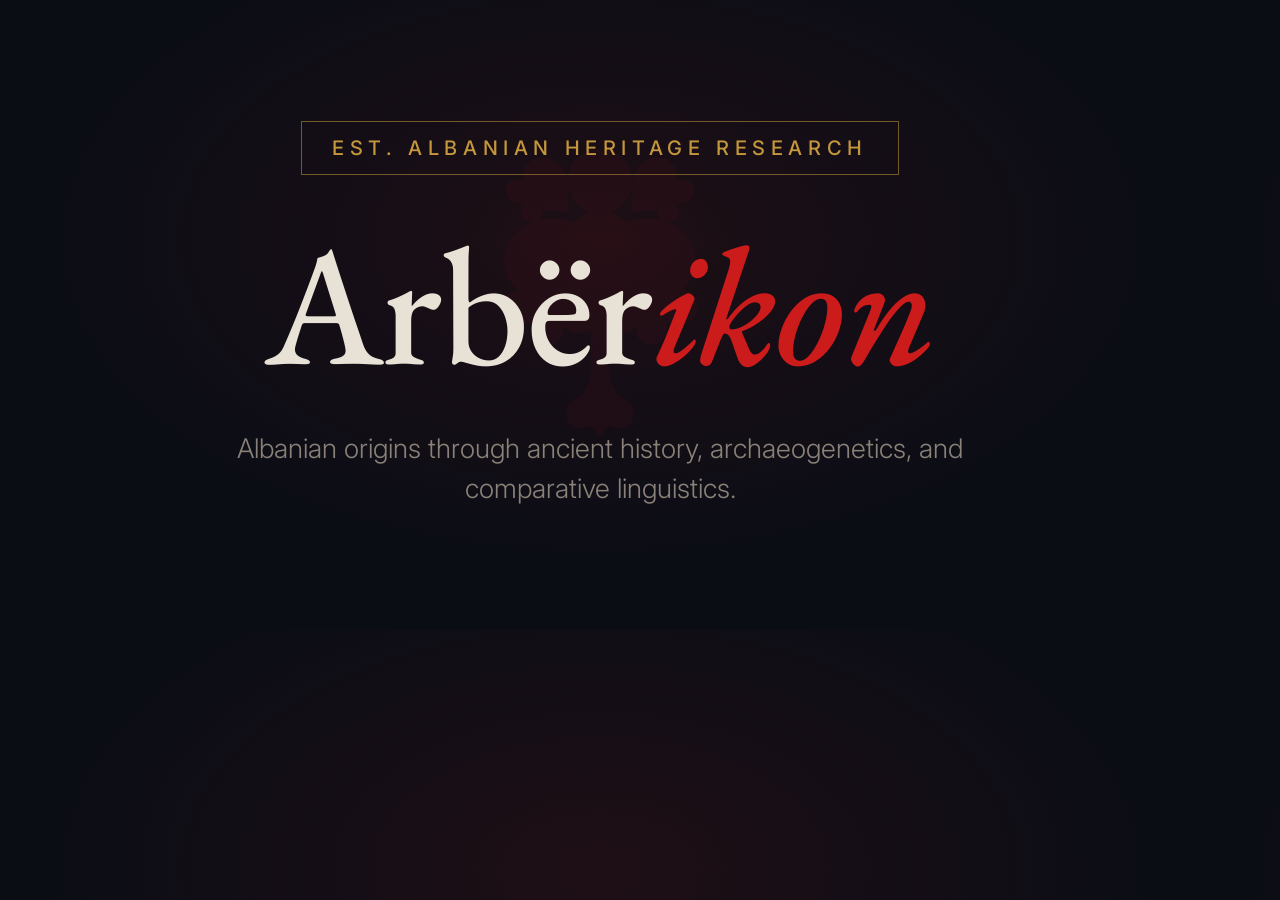
<file: og-card.html>
<!DOCTYPE html>
<html lang="en">
<head>
<meta charset="UTF-8" />
<link href="https://fonts.googleapis.com/css2?family=EB+Garamond:ital,wght@0,400;0,500;0,600;1,400;1,500;1,600&family=Inter:wght@300;400;500;600&display=swap" rel="stylesheet" />
<style>
  * { margin: 0; padding: 0; box-sizing: border-box; }
  html, body { width: 1200px; height: 630px; overflow: hidden; }
  body {
    position: relative;
    background:
      radial-gradient(900px 520px at 50% 38%, rgba(204,27,27,0.10), transparent 62%),
      #0b0d15;
    font-family: 'Inter', sans-serif;
    display: flex;
    flex-direction: column;
    align-items: center;
    justify-content: center;
    color: #e8e2d6;
  }
  .eagle {
    position: absolute;
    top: 50%; left: 50%;
    transform: translate(-50%, -52%);
    width: 460px; height: 460px;
    opacity: 0.05;
    fill: #cc1b1b;
  }
  .pill {
    border: 1px solid rgba(196,151,60,0.55);
    color: #c4973c;
    font-size: 20px;
    font-weight: 500;
    letter-spacing: 0.28em;
    text-transform: uppercase;
    padding: 14px 30px;
    margin-bottom: 46px;
    position: relative;
    z-index: 2;
  }
  .wordmark {
    font-family: 'EB Garamond', serif;
    font-size: 168px;
    font-weight: 500;
    line-height: 1;
    letter-spacing: -0.01em;
    position: relative;
    z-index: 2;
  }
  .wordmark .ikon { color: #cc1b1b; font-style: italic; }
  .tagline {
    margin-top: 40px;
    max-width: 760px;
    text-align: center;
    font-size: 27px;
    line-height: 1.5;
    color: #8a8278;
    font-weight: 300;
    position: relative;
    z-index: 2;
  }
</style>
</head>
<body>
  <svg class="eagle" viewBox="0 0 500 500" xmlns="http://www.w3.org/2000/svg">
    <path d="M250 80 C230 80 215 95 215 115 C215 130 225 143 238 148 L220 160 C200 150 170 155 155 175 C140 195 145 220 160 232 C150 235 140 245 145 258 C150 270 165 272 178 268 C175 278 180 290 192 292 C204 294 212 284 210 273 C218 280 230 282 240 278 L240 320 C240 330 235 345 225 350 C215 355 210 365 215 375 C220 385 232 385 240 380 L250 395 L260 380 C268 385 280 385 285 375 C290 365 285 355 275 350 C265 345 260 330 260 320 L260 278 C270 282 282 280 290 273 C288 284 296 294 308 292 C320 290 325 278 322 268 C335 272 350 270 355 258 C360 245 350 235 340 232 C355 220 360 195 345 175 C330 155 300 150 280 160 L262 148 C275 143 285 130 285 115 C285 95 270 80 250 80Z"/>
    <path d="M215 115 C210 95 195 85 180 90 C170 93 165 103 168 113 C158 110 148 115 148 125 C148 135 158 140 168 138 C162 145 163 155 172 158 C181 161 188 154 188 145 L215 148 Z"/>
    <path d="M285 115 C290 95 305 85 320 90 C330 93 335 103 332 113 C342 110 352 115 352 125 C352 135 342 140 332 138 C338 145 337 155 328 158 C319 161 312 154 312 145 L285 148 Z"/>
  </svg>

  <div class="pill">Est. Albanian Heritage Research</div>
  <div class="wordmark">Arbër<span class="ikon">ikon</span></div>
  <div class="tagline">Albanian origins through ancient history, archaeogenetics, and comparative linguistics.</div>
</body>
</html>
</file>
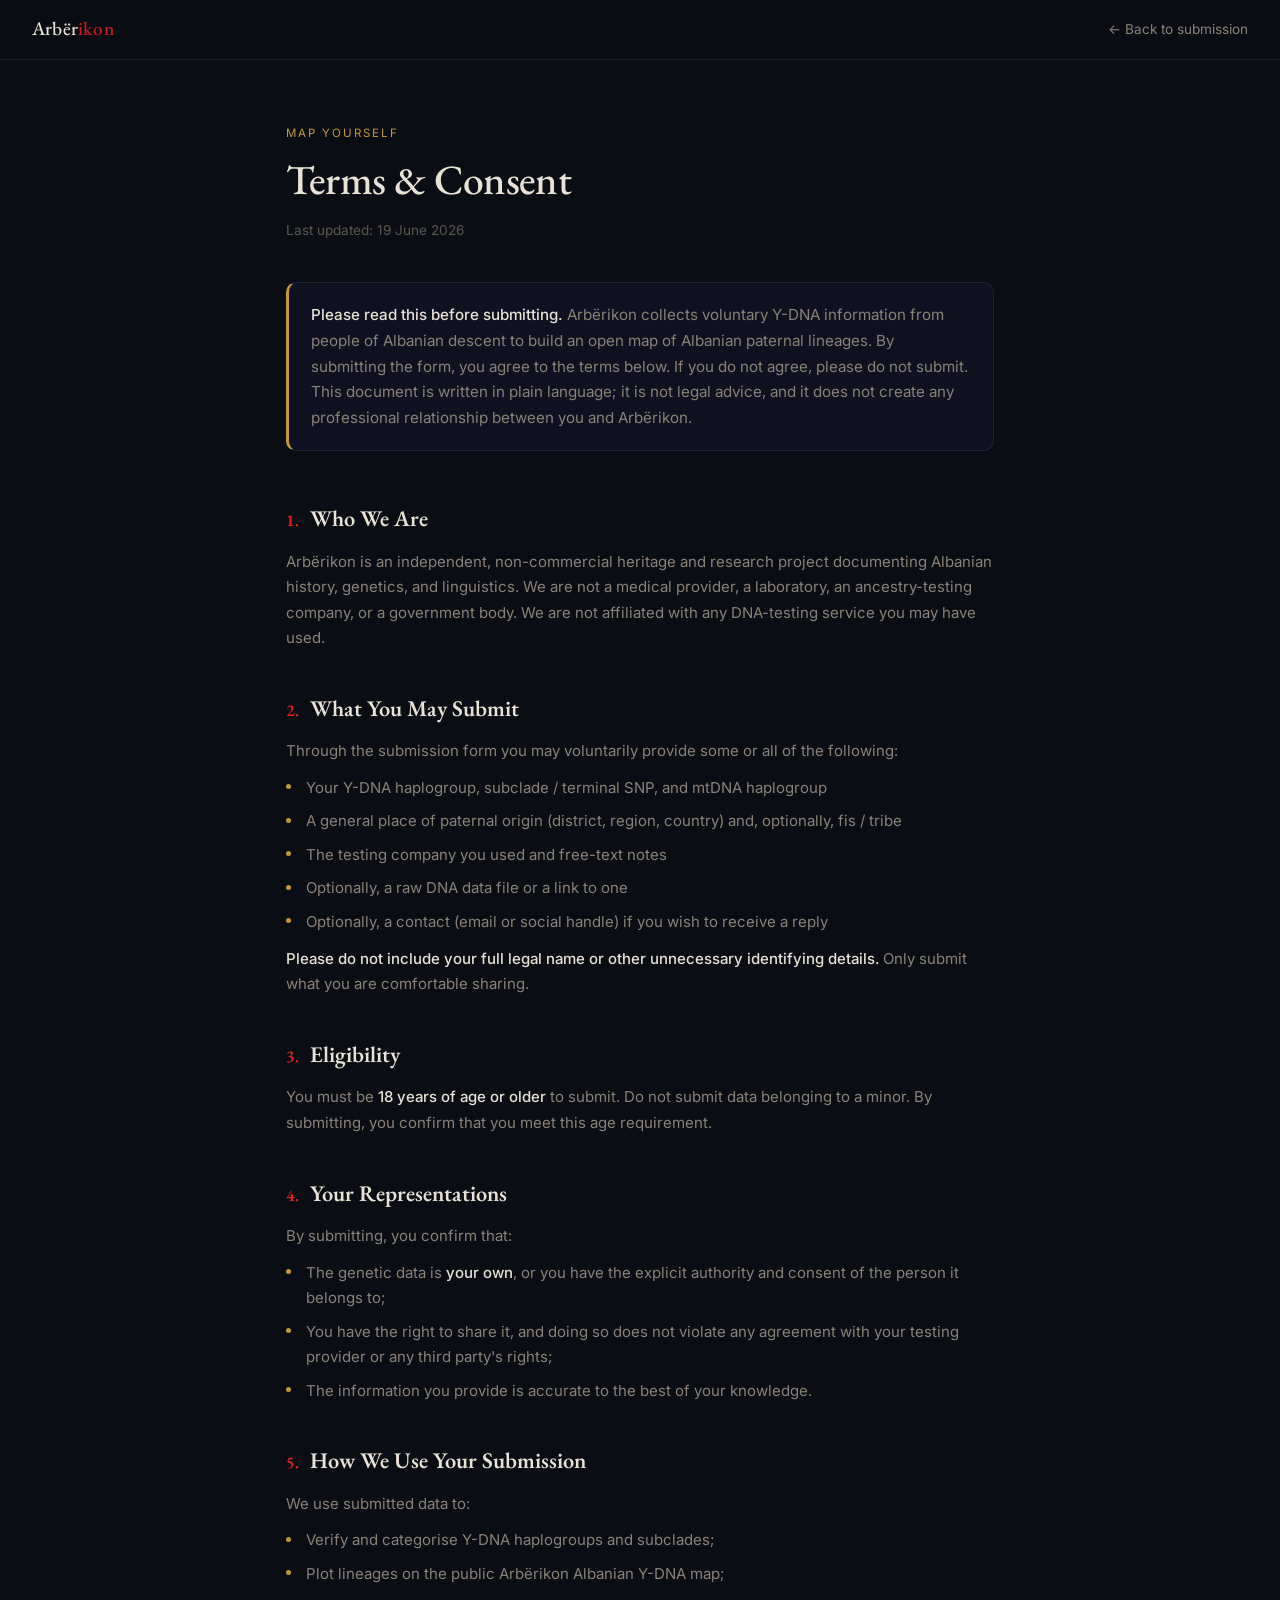
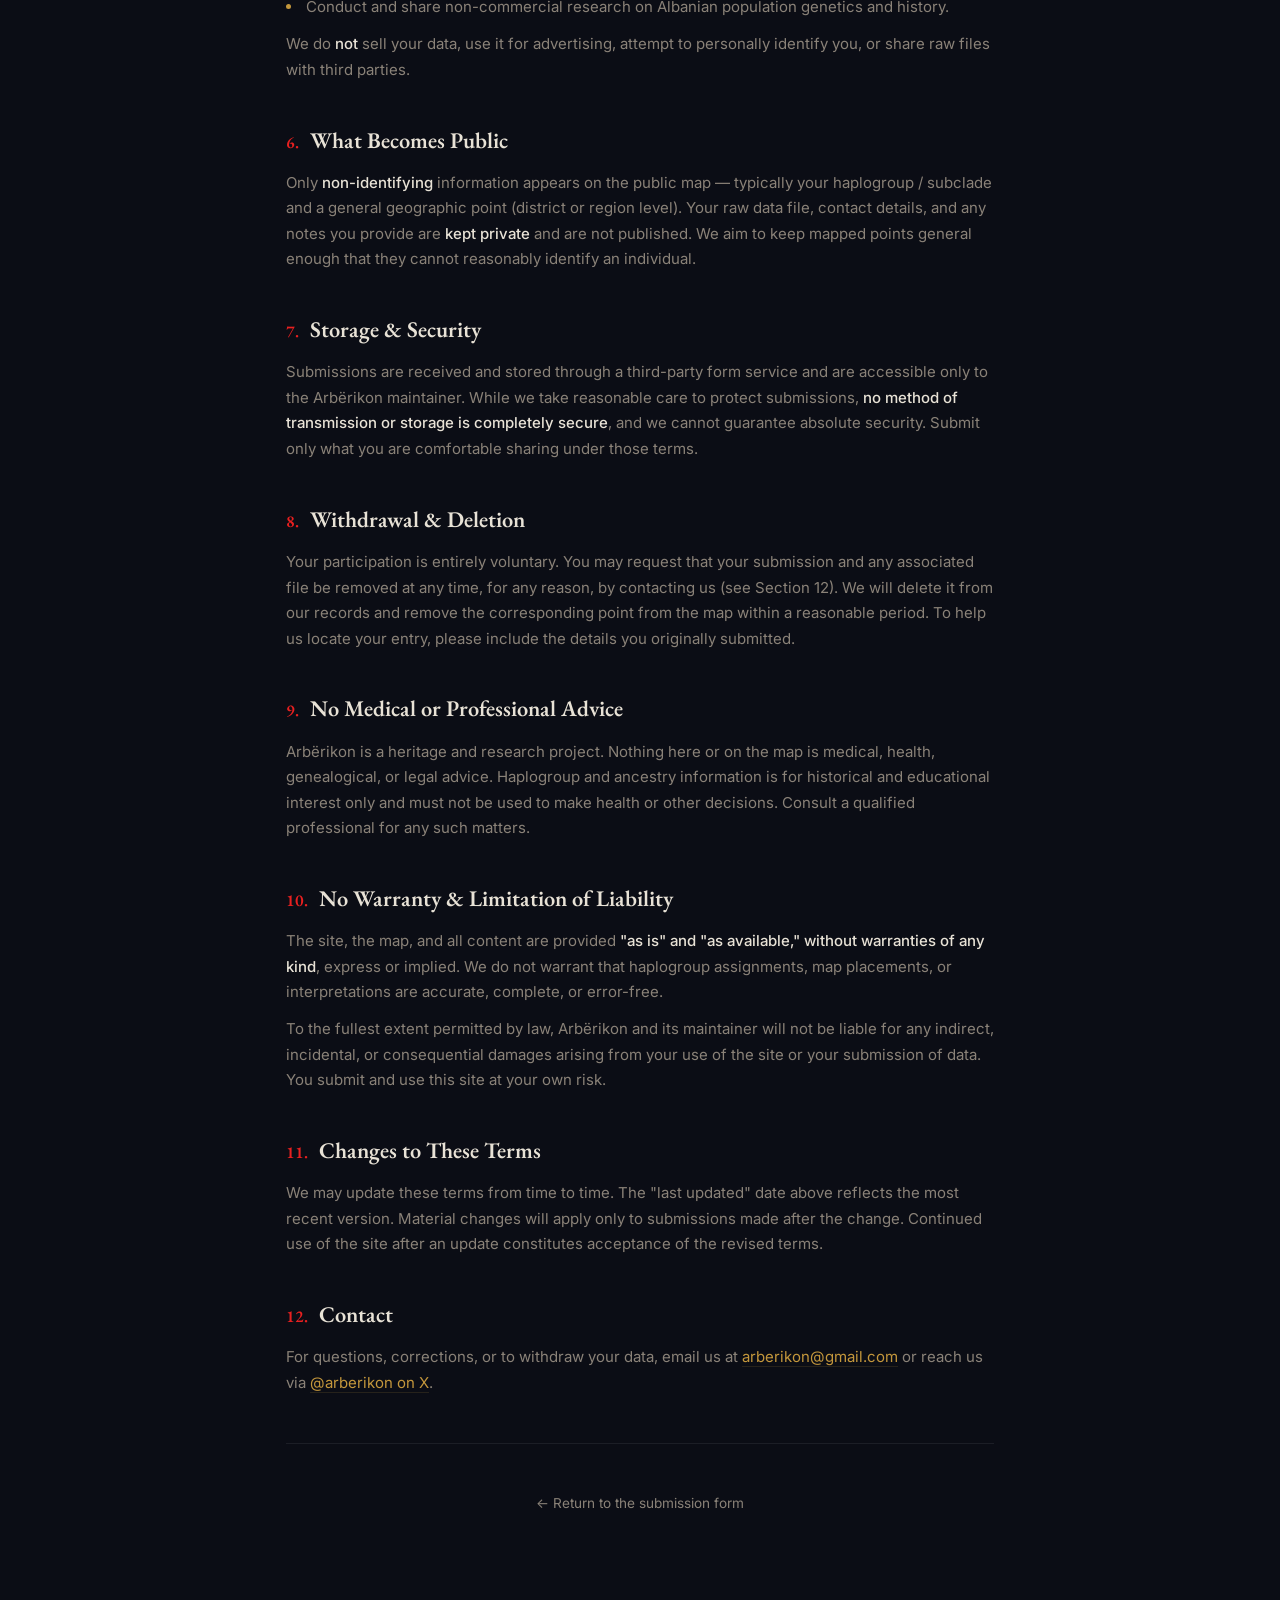
<file: terms.html>
<!DOCTYPE html>
<html lang="en">
<head>
<meta charset="UTF-8" />
<meta name="viewport" content="width=device-width, initial-scale=1.0" />
<title>Terms &amp; Consent — Arbërikon</title>
<meta name="description" content="Terms of Use and Consent for submitting Y-DNA lineage data to the Arbërikon Albanian DNA project." />
<link rel="preconnect" href="https://fonts.googleapis.com" />
<link rel="preconnect" href="https://fonts.gstatic.com" crossorigin />
<link href="https://fonts.googleapis.com/css2?family=EB+Garamond:ital,wght@0,400;0,500;0,600;1,400;1,500&family=Inter:wght@300;400;500;600&display=swap" rel="stylesheet" />
<style>
  *, *::before, *::after { box-sizing: border-box; margin: 0; padding: 0; }

  :root {
    --red: #cc1b1b;
    --red-light: #e82020;
    --gold: #c4973c;
    --gold-dim: rgba(196, 151, 60, 0.15);
    --bg: #0b0d15;
    --bg2: #0f1120;
    --bg3: #141728;
    --border: rgba(255,255,255,0.07);
    --border-hover: rgba(255,255,255,0.14);
    --text: #e8e2d6;
    --text-muted: #8a8278;
    --text-dim: #5c5650;
  }

  html { scroll-behavior: smooth; }

  body {
    background: var(--bg);
    color: var(--text);
    font-family: 'Inter', sans-serif;
    font-size: 15px;
    line-height: 1.7;
    -webkit-font-smoothing: antialiased;
  }

  /* Top bar */
  .terms-nav {
    position: sticky;
    top: 0;
    z-index: 50;
    display: flex;
    align-items: center;
    justify-content: space-between;
    padding: 0 2rem;
    height: 60px;
    background: rgba(11,13,21,0.85);
    backdrop-filter: blur(12px);
    -webkit-backdrop-filter: blur(12px);
    border-bottom: 0.5px solid var(--border);
  }
  .terms-nav .logo {
    font-family: 'EB Garamond', serif;
    font-size: 1.2rem;
    font-weight: 500;
    color: var(--text);
    text-decoration: none;
    letter-spacing: 0.01em;
  }
  .terms-nav .logo span { color: var(--red); }
  .terms-nav .back {
    font-size: 0.85rem;
    color: var(--text-muted);
    text-decoration: none;
    transition: color 0.2s;
  }
  .terms-nav .back:hover { color: var(--text); }

  .terms-wrap {
    max-width: 760px;
    margin: 0 auto;
    padding: 4rem 1.6rem 6rem;
  }

  .terms-head { margin-bottom: 2.5rem; }
  .terms-head .eyebrow {
    font-size: 0.72rem;
    letter-spacing: 0.18em;
    text-transform: uppercase;
    color: var(--gold);
    margin-bottom: 0.8rem;
  }
  .terms-head h1 {
    font-family: 'EB Garamond', serif;
    font-size: 2.6rem;
    font-weight: 500;
    letter-spacing: -0.015em;
    line-height: 1.15;
  }
  .terms-head .updated {
    margin-top: 0.9rem;
    font-size: 0.85rem;
    color: var(--text-dim);
  }

  .terms-intro {
    background: var(--bg2);
    border: 1px solid var(--border);
    border-left: 3px solid var(--gold);
    border-radius: 10px;
    padding: 1.2rem 1.4rem;
    color: var(--text-muted);
    font-size: 0.95rem;
    margin-bottom: 3rem;
  }
  .terms-intro strong { color: var(--text); font-weight: 500; }

  .terms-section { margin-bottom: 2.4rem; }
  .terms-section h2 {
    font-family: 'EB Garamond', serif;
    font-size: 1.4rem;
    font-weight: 600;
    color: var(--text);
    margin-bottom: 0.7rem;
    display: flex;
    gap: 0.7rem;
    align-items: baseline;
  }
  .terms-section h2 .num {
    color: var(--red-light);
    font-size: 1.05rem;
    font-variant-numeric: tabular-nums;
  }
  .terms-section p { color: var(--text-muted); margin-bottom: 0.7rem; }
  .terms-section p:last-child { margin-bottom: 0; }
  .terms-section strong { color: var(--text); font-weight: 500; }

  .terms-section ul {
    list-style: none;
    margin: 0.4rem 0 0.7rem;
    padding: 0;
  }
  .terms-section li {
    position: relative;
    padding-left: 1.3rem;
    color: var(--text-muted);
    margin-bottom: 0.5rem;
  }
  .terms-section li::before {
    content: "";
    position: absolute;
    left: 0;
    top: 0.62em;
    width: 5px; height: 5px;
    border-radius: 50%;
    background: var(--gold);
  }

  a.inline { color: var(--gold); text-decoration: none; border-bottom: 1px solid var(--gold-dim); }
  a.inline:hover { border-bottom-color: var(--gold); }

  .terms-divider { height: 1px; background: var(--border); margin: 3rem 0; }

  .terms-foot {
    text-align: center;
    color: var(--text-dim);
    font-size: 0.85rem;
  }
  .terms-foot a { color: var(--text-muted); text-decoration: none; }
  .terms-foot a:hover { color: var(--text); }

  @media (max-width: 600px) {
    .terms-head h1 { font-size: 2rem; }
    .terms-wrap { padding: 2.8rem 1.2rem 4rem; }
    .terms-nav { padding: 0 1.2rem; }
  }
</style>
</head>
<body>

<nav class="terms-nav">
  <a href="index.html" class="logo">Arbër<span>ikon</span></a>
  <a href="index.html#contribute" class="back">← Back to submission</a>
</nav>

<div class="terms-wrap">
  <div class="terms-head">
    <div class="eyebrow">Map Yourself</div>
    <h1>Terms &amp; Consent</h1>
    <div class="updated">Last updated: 19 June 2026</div>
  </div>

  <div class="terms-intro">
    <strong>Please read this before submitting.</strong> Arbërikon collects voluntary Y-DNA information from people of Albanian descent to build an open map of Albanian paternal lineages. By submitting the form, you agree to the terms below. If you do not agree, please do not submit. This document is written in plain language; it is not legal advice, and it does not create any professional relationship between you and Arbërikon.
  </div>

  <div class="terms-section">
    <h2><span class="num">1.</span> Who We Are</h2>
    <p>Arbërikon is an independent, non-commercial heritage and research project documenting Albanian history, genetics, and linguistics. We are not a medical provider, a laboratory, an ancestry-testing company, or a government body. We are not affiliated with any DNA-testing service you may have used.</p>
  </div>

  <div class="terms-section">
    <h2><span class="num">2.</span> What You May Submit</h2>
    <p>Through the submission form you may voluntarily provide some or all of the following:</p>
    <ul>
      <li>Your Y-DNA haplogroup, subclade / terminal SNP, and mtDNA haplogroup</li>
      <li>A general place of paternal origin (district, region, country) and, optionally, fis / tribe</li>
      <li>The testing company you used and free-text notes</li>
      <li>Optionally, a raw DNA data file or a link to one</li>
      <li>Optionally, a contact (email or social handle) if you wish to receive a reply</li>
    </ul>
    <p><strong>Please do not include your full legal name or other unnecessary identifying details.</strong> Only submit what you are comfortable sharing.</p>
  </div>

  <div class="terms-section">
    <h2><span class="num">3.</span> Eligibility</h2>
    <p>You must be <strong>18 years of age or older</strong> to submit. Do not submit data belonging to a minor. By submitting, you confirm that you meet this age requirement.</p>
  </div>

  <div class="terms-section">
    <h2><span class="num">4.</span> Your Representations</h2>
    <p>By submitting, you confirm that:</p>
    <ul>
      <li>The genetic data is <strong>your own</strong>, or you have the explicit authority and consent of the person it belongs to;</li>
      <li>You have the right to share it, and doing so does not violate any agreement with your testing provider or any third party's rights;</li>
      <li>The information you provide is accurate to the best of your knowledge.</li>
    </ul>
  </div>

  <div class="terms-section">
    <h2><span class="num">5.</span> How We Use Your Submission</h2>
    <p>We use submitted data to:</p>
    <ul>
      <li>Verify and categorise Y-DNA haplogroups and subclades;</li>
      <li>Plot lineages on the public Arbërikon Albanian Y-DNA map;</li>
      <li>Conduct and share non-commercial research on Albanian population genetics and history.</li>
    </ul>
    <p>We do <strong>not</strong> sell your data, use it for advertising, attempt to personally identify you, or share raw files with third parties.</p>
  </div>

  <div class="terms-section">
    <h2><span class="num">6.</span> What Becomes Public</h2>
    <p>Only <strong>non-identifying</strong> information appears on the public map — typically your haplogroup / subclade and a general geographic point (district or region level). Your raw data file, contact details, and any notes you provide are <strong>kept private</strong> and are not published. We aim to keep mapped points general enough that they cannot reasonably identify an individual.</p>
  </div>

  <div class="terms-section">
    <h2><span class="num">7.</span> Storage &amp; Security</h2>
    <p>Submissions are received and stored through a third-party form service and are accessible only to the Arbërikon maintainer. While we take reasonable care to protect submissions, <strong>no method of transmission or storage is completely secure</strong>, and we cannot guarantee absolute security. Submit only what you are comfortable sharing under those terms.</p>
  </div>

  <div class="terms-section">
    <h2><span class="num">8.</span> Withdrawal &amp; Deletion</h2>
    <p>Your participation is entirely voluntary. You may request that your submission and any associated file be removed at any time, for any reason, by contacting us (see Section 12). We will delete it from our records and remove the corresponding point from the map within a reasonable period. To help us locate your entry, please include the details you originally submitted.</p>
  </div>

  <div class="terms-section">
    <h2><span class="num">9.</span> No Medical or Professional Advice</h2>
    <p>Arbërikon is a heritage and research project. Nothing here or on the map is medical, health, genealogical, or legal advice. Haplogroup and ancestry information is for historical and educational interest only and must not be used to make health or other decisions. Consult a qualified professional for any such matters.</p>
  </div>

  <div class="terms-section">
    <h2><span class="num">10.</span> No Warranty &amp; Limitation of Liability</h2>
    <p>The site, the map, and all content are provided <strong>"as is" and "as available," without warranties of any kind</strong>, express or implied. We do not warrant that haplogroup assignments, map placements, or interpretations are accurate, complete, or error-free.</p>
    <p>To the fullest extent permitted by law, Arbërikon and its maintainer will not be liable for any indirect, incidental, or consequential damages arising from your use of the site or your submission of data. You submit and use this site at your own risk.</p>
  </div>

  <div class="terms-section">
    <h2><span class="num">11.</span> Changes to These Terms</h2>
    <p>We may update these terms from time to time. The "last updated" date above reflects the most recent version. Material changes will apply only to submissions made after the change. Continued use of the site after an update constitutes acceptance of the revised terms.</p>
  </div>

  <div class="terms-section">
    <h2><span class="num">12.</span> Contact</h2>
    <p>For questions, corrections, or to withdraw your data, email us at <a class="inline" href="mailto:arberikon@gmail.com">arberikon@gmail.com</a> or reach us via <a class="inline" href="https://x.com/arberikon" target="_blank" rel="noopener">@arberikon on X</a>.</p>
  </div>

  <div class="terms-divider"></div>

  <div class="terms-foot">
    <a href="index.html#contribute">← Return to the submission form</a>
  </div>
</div>

</body>
</html>
</file>
